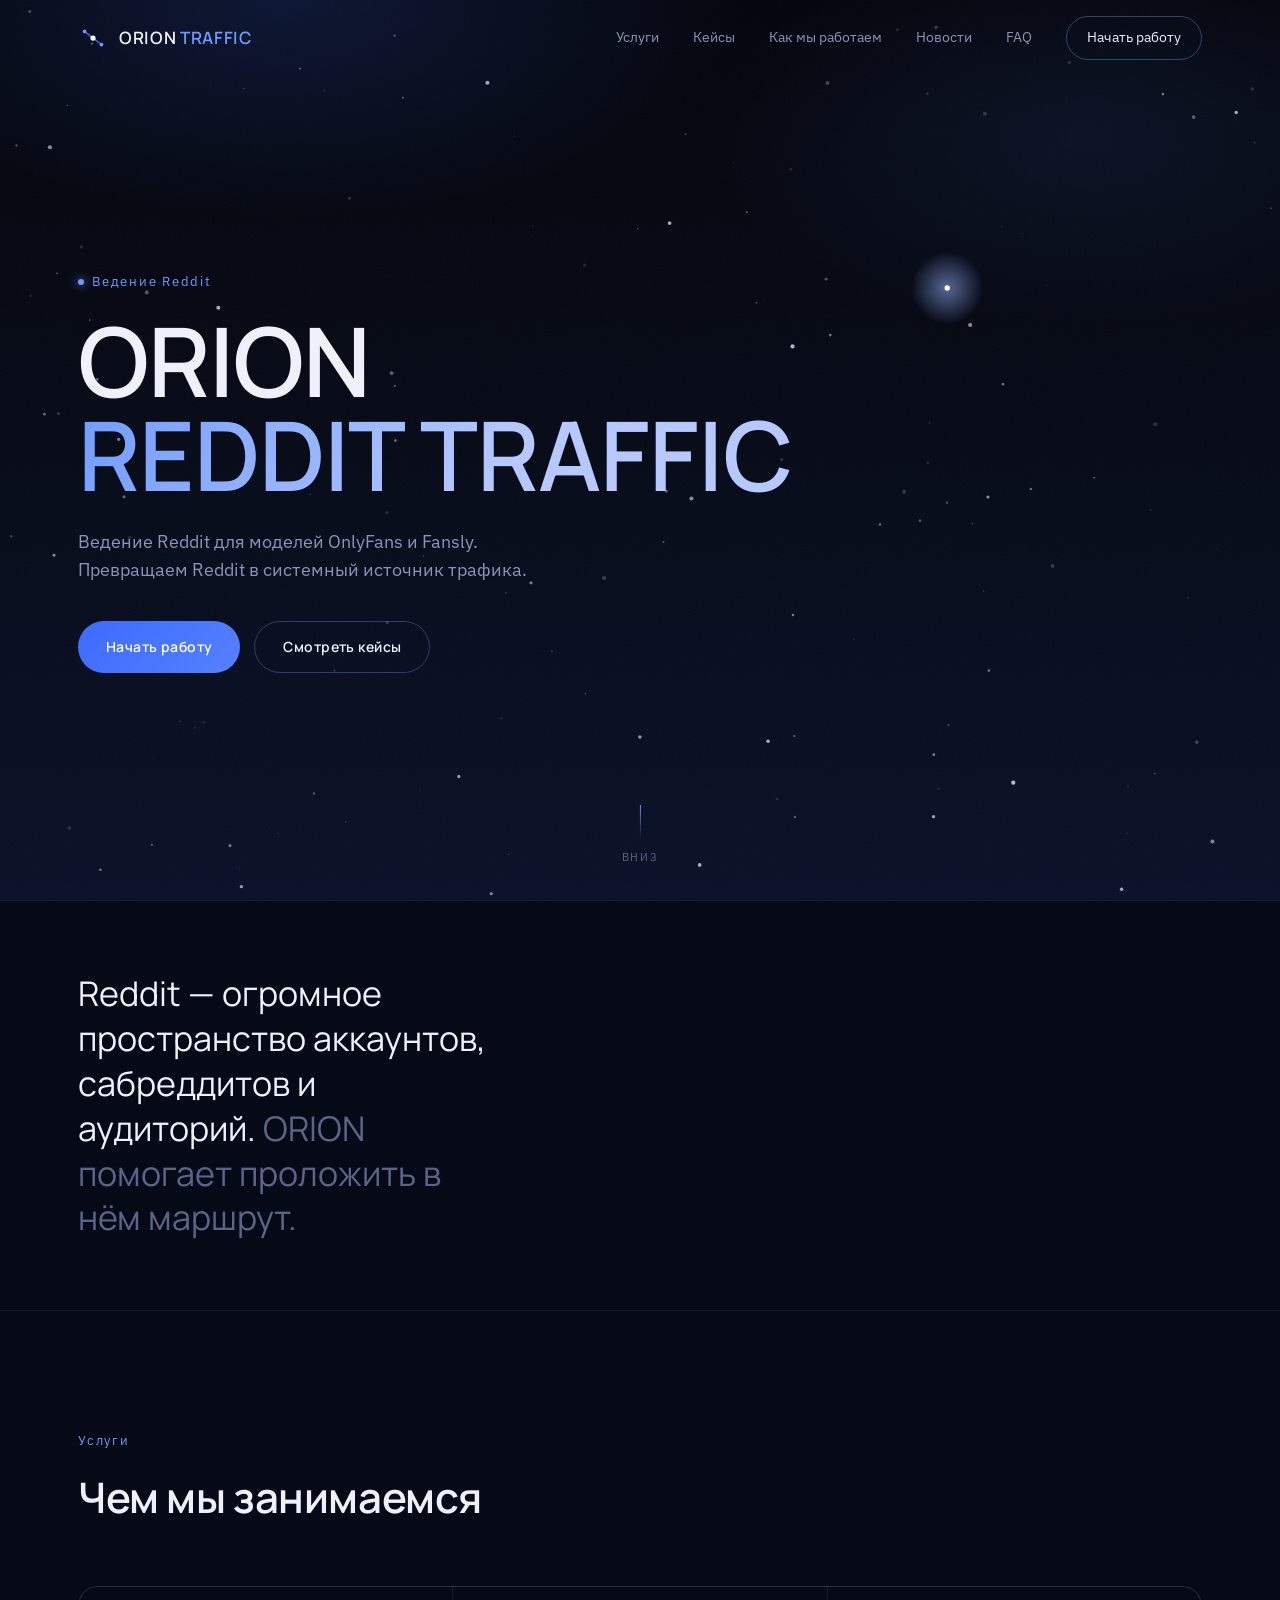
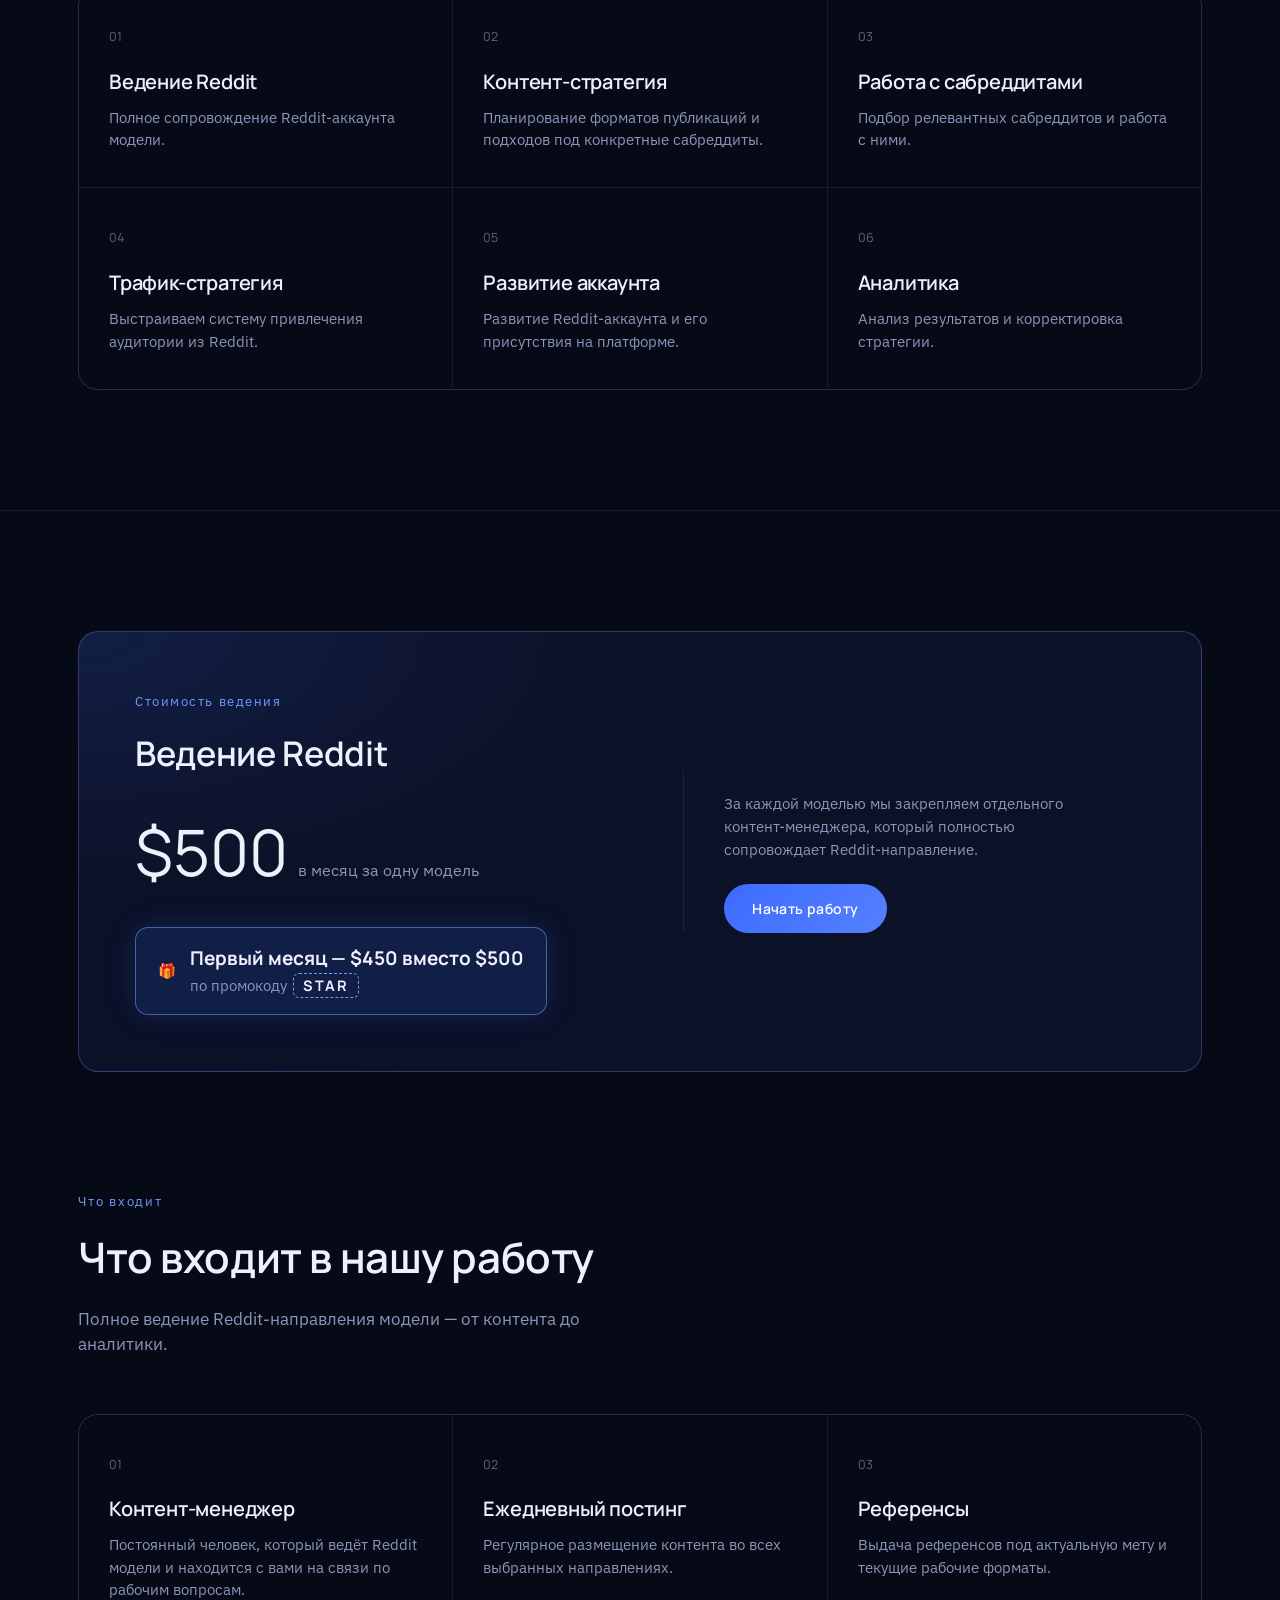
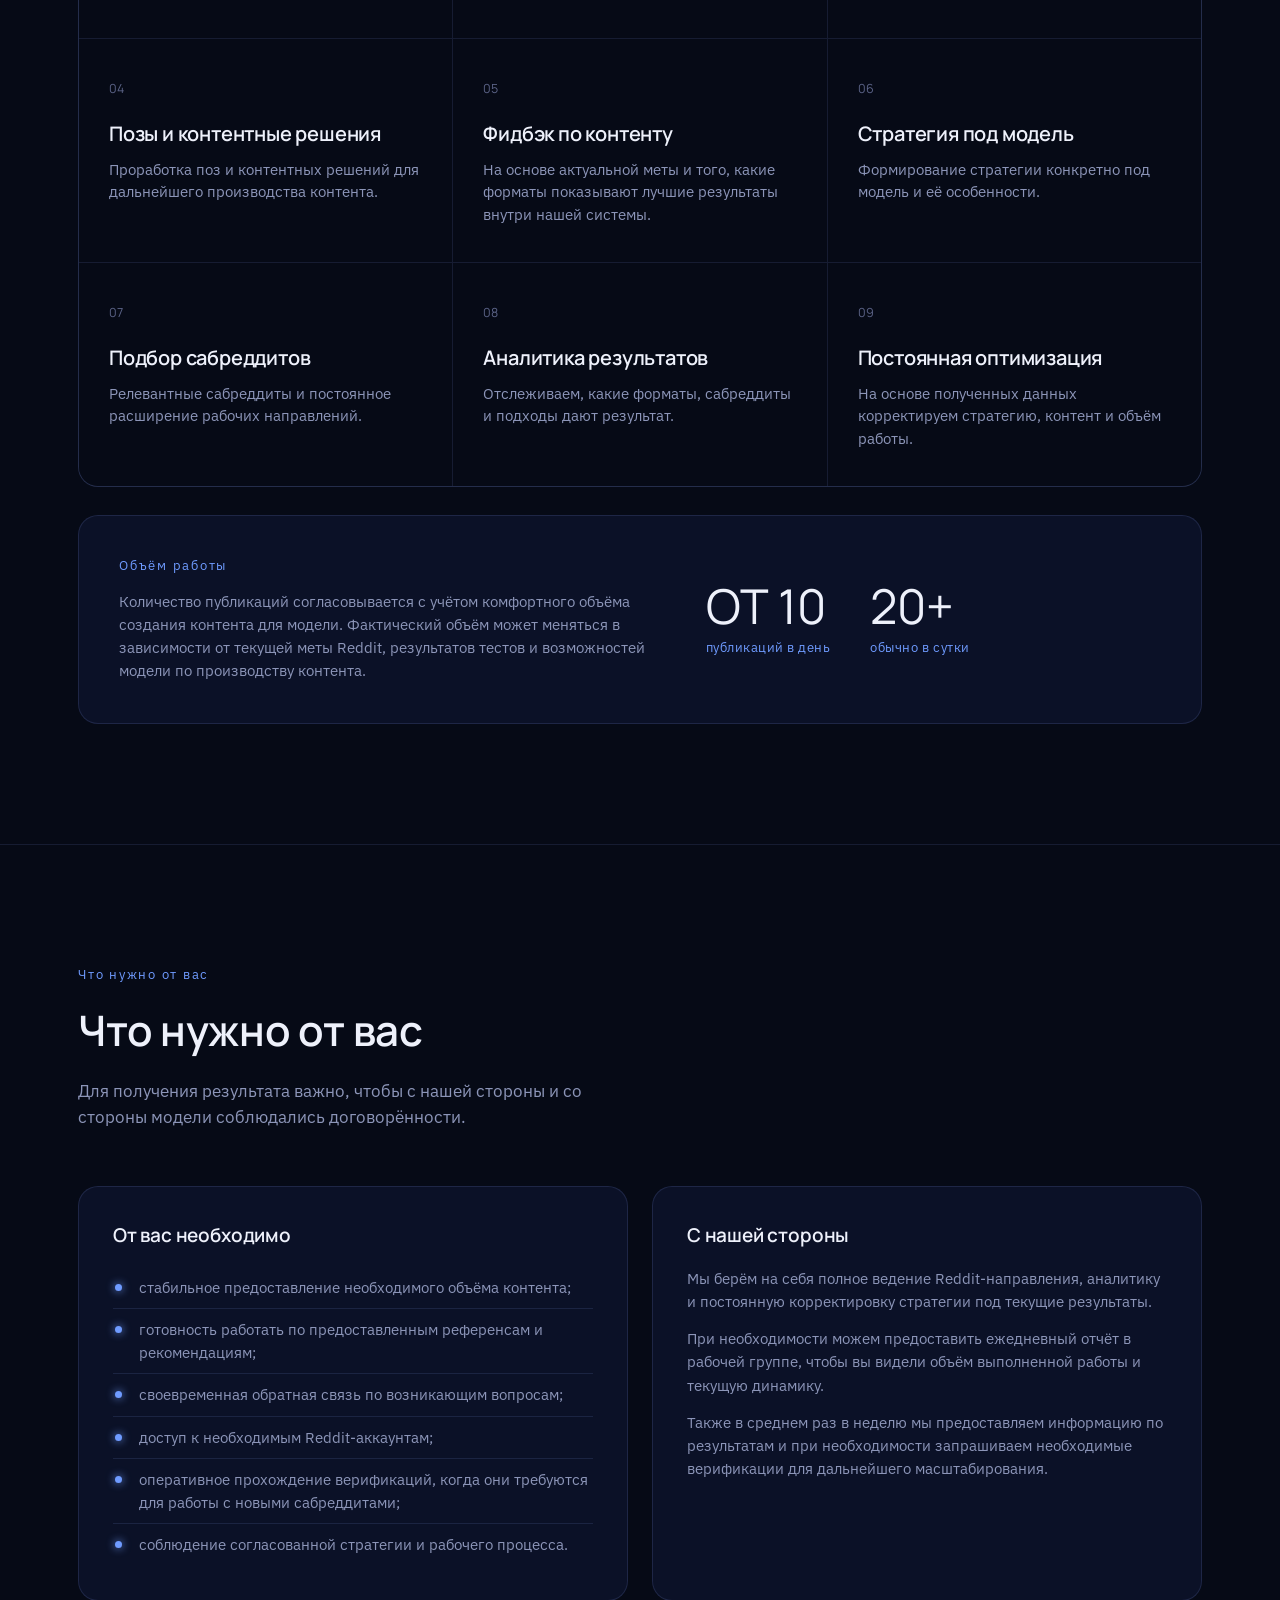
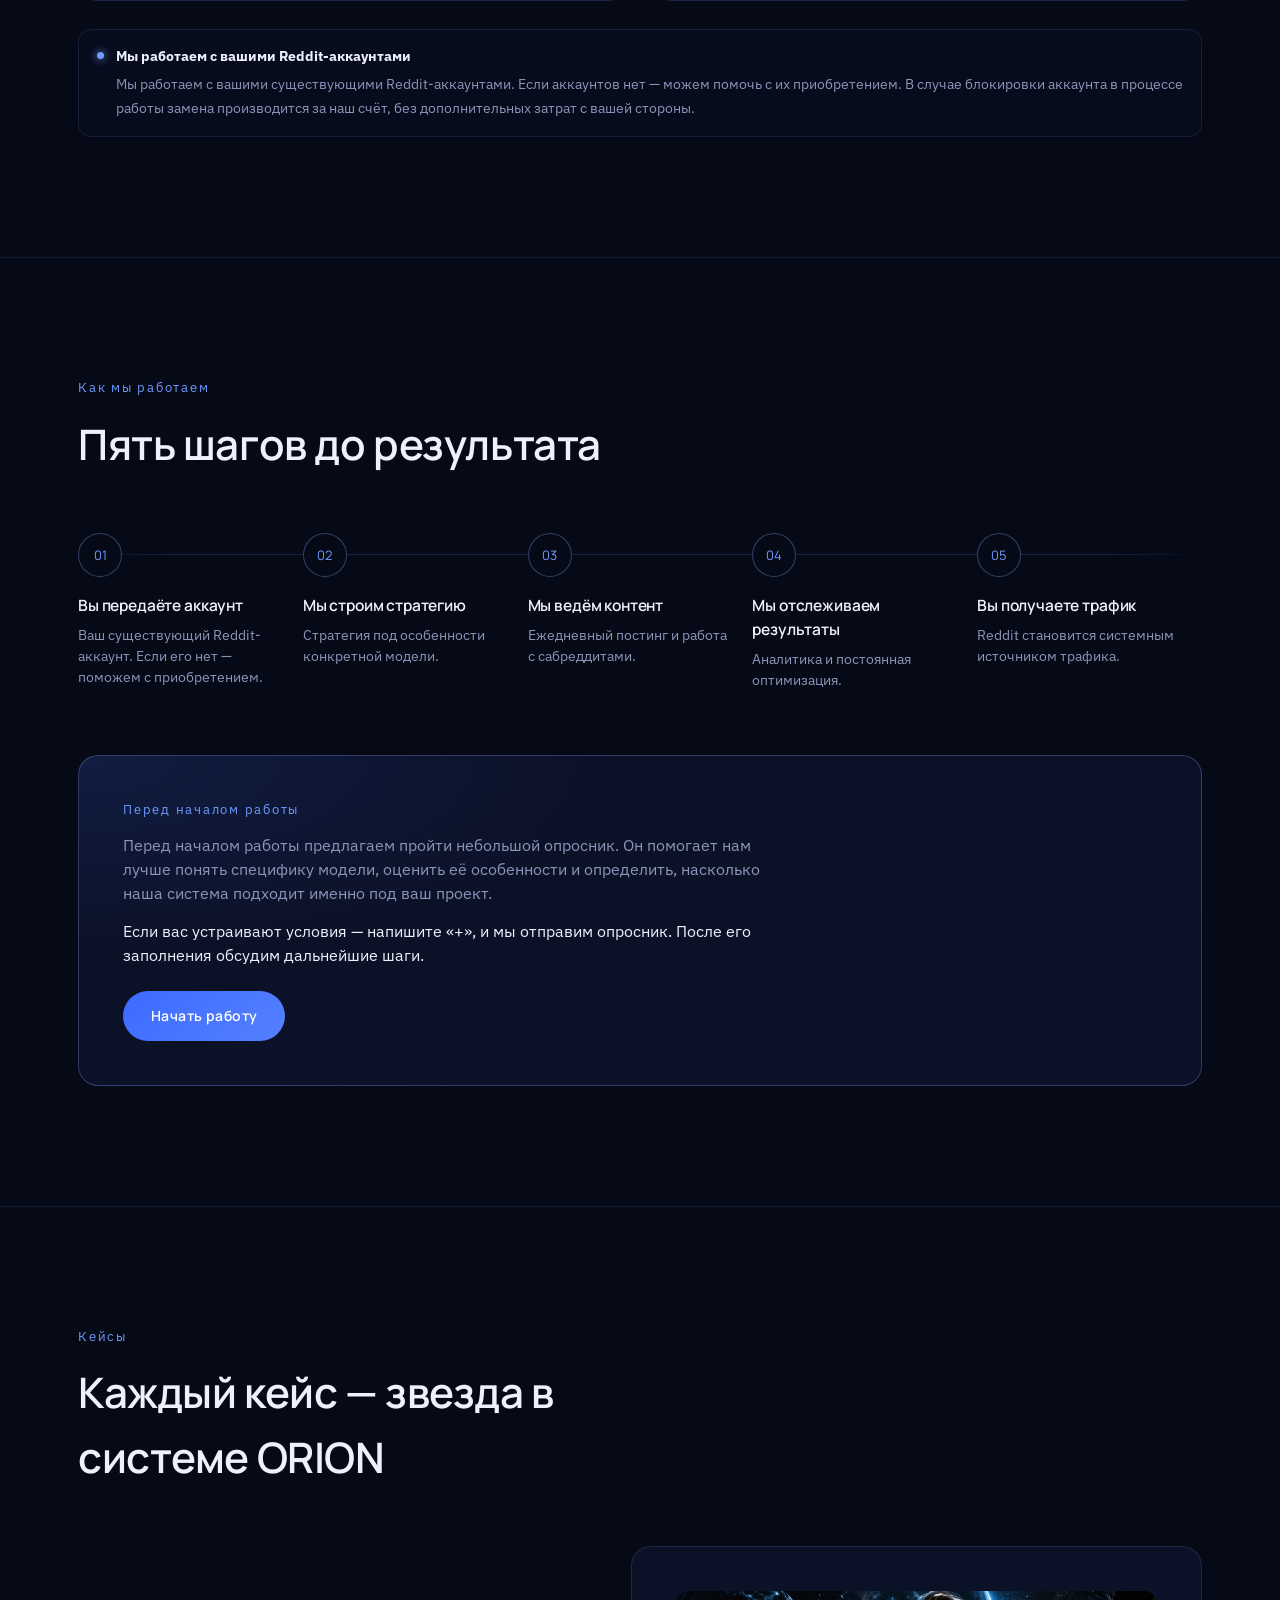
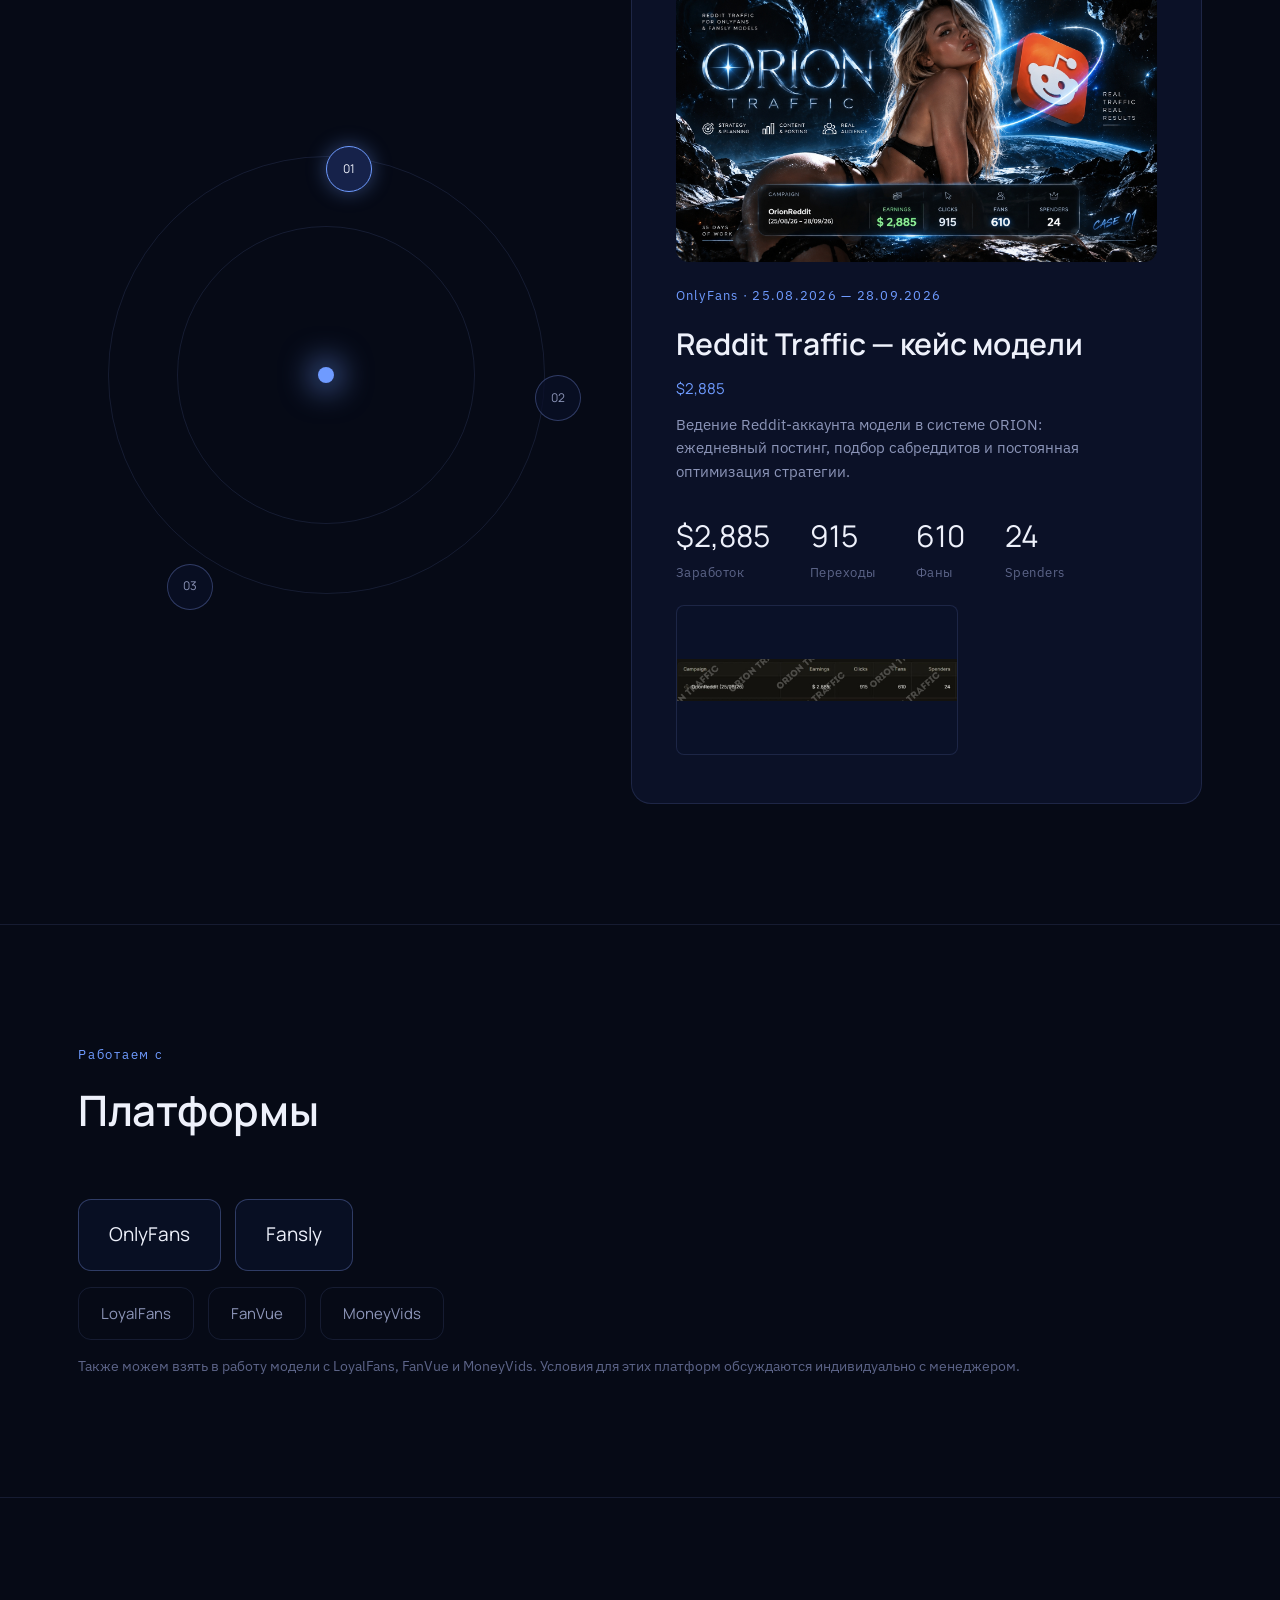
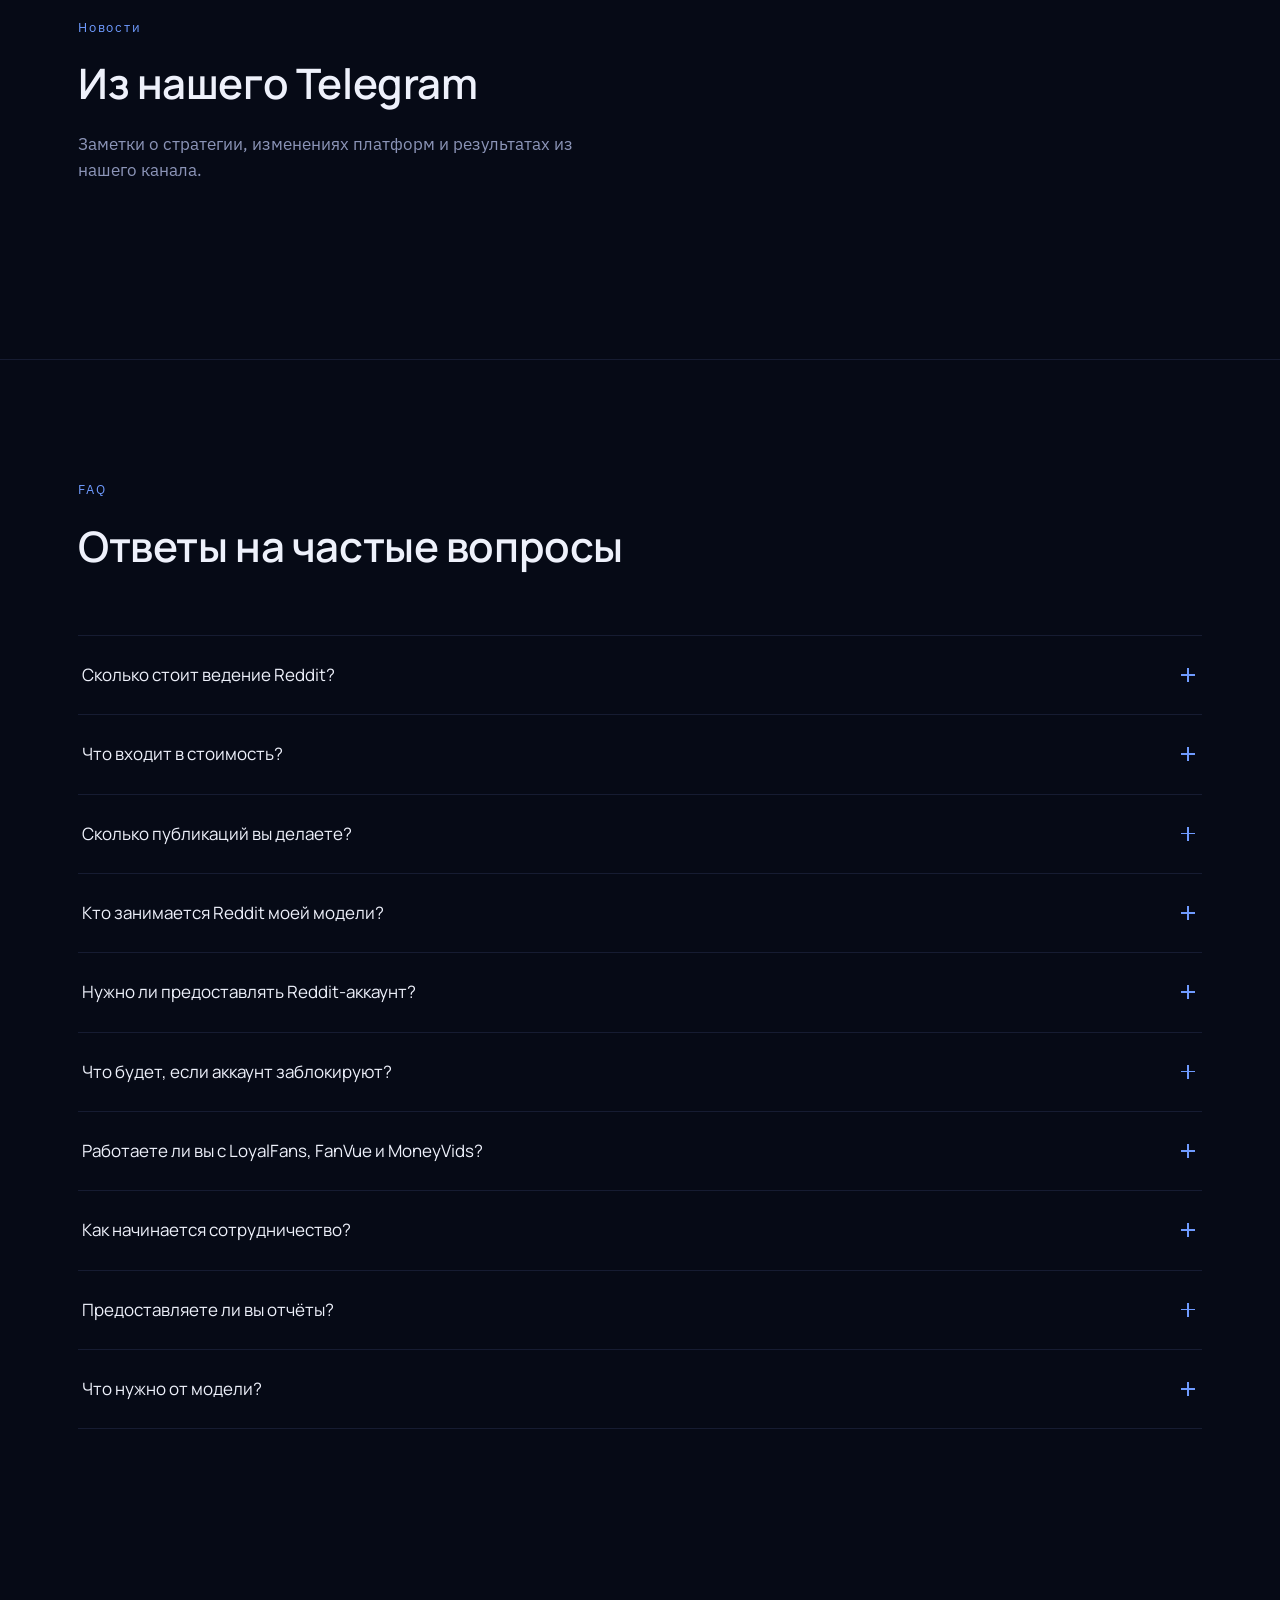
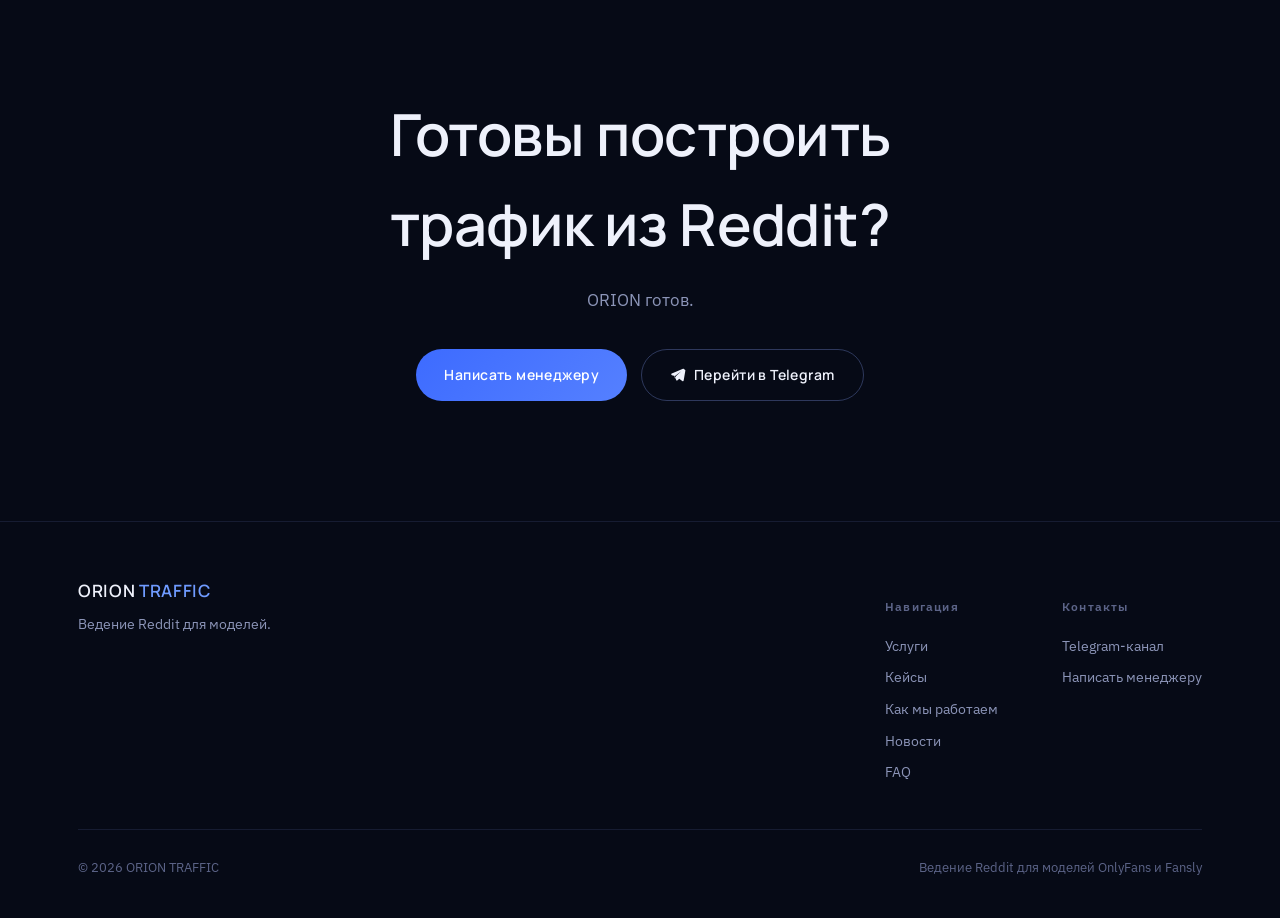
<file: index.html>
<!DOCTYPE html>
<html lang="ru">
<head>
<meta charset="UTF-8">
<meta name="viewport" content="width=device-width, initial-scale=1.0">
<title>ORION TRAFFIC — ведение Reddit для моделей OnlyFans и Fansly</title>
<meta name="description" content="ORION TRAFFIC — профессиональное ведение Reddit и трафик-стратегия для моделей OnlyFans, Fansly и других платформ. $500 в месяц за одну модель, первый месяц $450 по промокоду STAR.">

<meta property="og:type" content="website">
<meta property="og:locale" content="ru_RU">
<meta property="og:title" content="ORION TRAFFIC — ведение Reddit для моделей OnlyFans и Fansly">
<meta property="og:description" content="Превращаем Reddit в системный источник трафика для моделей OnlyFans и Fansly.">
<meta property="og:image" content="og-image.jpg">
<meta name="twitter:card" content="summary_large_image">
<meta name="twitter:title" content="ORION TRAFFIC — ведение Reddit">
<meta name="twitter:description" content="Ведение Reddit для моделей OnlyFans и Fansly.">
<meta name="twitter:image" content="og-image.jpg">

<link rel="icon" href="data:image/svg+xml,%3Csvg xmlns='http://www.w3.org/2000/svg' viewBox='0 0 32 32'%3E%3Crect width='32' height='32' fill='%2303050c'/%3E%3Cline x1='7' y1='9' x2='25' y2='23' stroke='%233d6bff' stroke-width='1.4'/%3E%3Ccircle cx='7' cy='9' r='2' fill='%236f9bff'/%3E%3Ccircle cx='16' cy='16' r='2.6' fill='%23ffffff'/%3E%3Ccircle cx='25' cy='23' r='2' fill='%236f9bff'/%3E%3C/svg%3E" type="image/svg+xml">
<link rel="stylesheet" href="style.css">
</head>
<body>

<div class="space-bg"></div>
<div class="space-grain"></div>

<header class="site-header">
  <div class="header-inner container">
    <a href="index.html" class="brand" aria-label="ORION TRAFFIC">
      <svg class="brand-mark" viewBox="0 0 32 32" fill="none" aria-hidden="true">
        <line x1="7" y1="9" x2="25" y2="23" stroke="#3d6bff" stroke-width="1.4"/>
        <line x1="7" y1="9" x2="16" y2="16" stroke="#3d6bff" stroke-width="1.4" opacity="0.5"/>
        <circle cx="7" cy="9" r="2" fill="#6f9bff"/>
        <circle cx="16" cy="16" r="2.8" fill="#ffffff"/>
        <circle cx="25" cy="23" r="2" fill="#6f9bff"/>
      </svg>
      <span class="brand-name">ORION <b>TRAFFIC</b></span>
    </a>
    <nav class="main-nav" id="main-nav">
      <a href="#services" class="nav-link">Услуги</a>
      <a href="#cases" class="nav-link">Кейсы</a>
      <a href="#process" class="nav-link">Как мы работаем</a>
      <a href="#news" class="nav-link">Новости</a>
      <a href="#faq" class="nav-link">FAQ</a>
      <a href="https://t.me/alihunger" target="_blank" rel="noopener" class="nav-link nav-cta" data-manager-link>Начать работу</a>
    </nav>
    <button class="nav-toggle" id="nav-toggle" aria-label="Меню">
      <span></span><span></span><span></span>
    </button>
  </div>
</header>

<main>

  <!-- HERO -->
  <section class="hero">
    <canvas id="starfield" aria-hidden="true"></canvas>
    <div class="hero-inner container">
      <span class="hero-eyebrow">Ведение Reddit</span>
      <h1>ORION<br><em>REDDIT TRAFFIC</em></h1>
      <p class="hero-sub">Ведение Reddit для моделей OnlyFans и Fansly. Превращаем Reddit в системный источник трафика.</p>
      <div class="btn-row">
        <a href="https://t.me/alihunger" target="_blank" rel="noopener" class="btn btn-primary" data-manager-link>Начать работу</a>
        <a href="#cases" class="btn btn-ghost">Смотреть кейсы</a>
      </div>
    </div>
    <div class="hero-scroll" aria-hidden="true"><span></span>ВНИЗ</div>
  </section>

  <section class="system-statement">
    <div class="container">
      <p class="reveal">Reddit — огромное пространство аккаунтов, сабреддитов и аудиторий. <span class="dim">ORION помогает проложить в нём маршрут.</span></p>
    </div>
  </section>

  <!-- УСЛУГИ -->
  <section class="section" id="services">
    <div class="container">
      <div class="section-head reveal">
        <span class="kicker">Услуги</span>
        <h2>Чем мы занимаемся</h2>
      </div>
      <div class="service-grid reveal-stagger reveal">
        <div class="service-tile"><span class="service-num">01</span><h3>Ведение Reddit</h3><p>Полное сопровождение Reddit-аккаунта модели.</p></div>
        <div class="service-tile"><span class="service-num">02</span><h3>Контент-стратегия</h3><p>Планирование форматов публикаций и подходов под конкретные сабреддиты.</p></div>
        <div class="service-tile"><span class="service-num">03</span><h3>Работа с сабреддитами</h3><p>Подбор релевантных сабреддитов и работа с ними.</p></div>
        <div class="service-tile"><span class="service-num">04</span><h3>Трафик-стратегия</h3><p>Выстраиваем систему привлечения аудитории из Reddit.</p></div>
        <div class="service-tile"><span class="service-num">05</span><h3>Развитие аккаунта</h3><p>Развитие Reddit-аккаунта и его присутствия на платформе.</p></div>
        <div class="service-tile"><span class="service-num">06</span><h3>Аналитика</h3><p>Анализ результатов и корректировка стратегии.</p></div>
      </div>
    </div>
  </section>

  <hr class="divider">

  <!-- СТОИМОСТЬ -->
  <section class="section" id="pricing">
    <div class="container">
      <div class="pricing-card reveal">
        <div class="pricing-main">
          <span class="pricing-label">Стоимость ведения</span>
          <h3>Ведение Reddit</h3>
          <div class="pricing-figure">
            <span class="amount">$500</span>
            <span class="period">в месяц за одну модель</span>
          </div>
          <div class="promo-badge">
            <span class="promo-gift" aria-hidden="true">🎁</span>
            <div>
              <strong>Первый месяц — $450 вместо $500</strong>
              <span>по промокоду <b class="promo-code">STAR</b></span>
            </div>
          </div>
        </div>
        <div class="pricing-side">
          <p class="pricing-note">За каждой моделью мы закрепляем отдельного контент-менеджера, который полностью сопровождает Reddit-направление.</p>
          <div class="btn-row">
            <a href="https://t.me/alihunger" target="_blank" rel="noopener" class="btn btn-primary" data-manager-link>Начать работу</a>
          </div>
        </div>
      </div>
    </div>
  </section>

  <!-- ЧТО ВХОДИТ -->
  <section class="section" id="included" style="padding-top:0">
    <div class="container">
      <div class="section-head reveal">
        <span class="kicker">Что входит</span>
        <h2>Что входит в нашу работу</h2>
        <p>Полное ведение Reddit-направления модели — от контента до аналитики.</p>
      </div>
      <div class="service-grid reveal-stagger reveal">
        <div class="service-tile"><span class="service-num">01</span><h3>Контент-менеджер</h3><p>Постоянный человек, который ведёт Reddit модели и находится с вами на связи по рабочим вопросам.</p></div>
        <div class="service-tile"><span class="service-num">02</span><h3>Ежедневный постинг</h3><p>Регулярное размещение контента во всех выбранных направлениях.</p></div>
        <div class="service-tile"><span class="service-num">03</span><h3>Референсы</h3><p>Выдача референсов под актуальную мету и текущие рабочие форматы.</p></div>
        <div class="service-tile"><span class="service-num">04</span><h3>Позы и контентные решения</h3><p>Проработка поз и контентных решений для дальнейшего производства контента.</p></div>
        <div class="service-tile"><span class="service-num">05</span><h3>Фидбэк по контенту</h3><p>На основе актуальной меты и того, какие форматы показывают лучшие результаты внутри нашей системы.</p></div>
        <div class="service-tile"><span class="service-num">06</span><h3>Стратегия под модель</h3><p>Формирование стратегии конкретно под модель и её особенности.</p></div>
        <div class="service-tile"><span class="service-num">07</span><h3>Подбор сабреддитов</h3><p>Релевантные сабреддиты и постоянное расширение рабочих направлений.</p></div>
        <div class="service-tile"><span class="service-num">08</span><h3>Аналитика результатов</h3><p>Отслеживаем, какие форматы, сабреддиты и подходы дают результат.</p></div>
        <div class="service-tile"><span class="service-num">09</span><h3>Постоянная оптимизация</h3><p>На основе полученных данных корректируем стратегию, контент и объём работы.</p></div>
      </div>

      <div class="scope reveal" id="scope">
        <div class="scope-text">
          <span class="kicker">Объём работы</span>
          <p>Количество публикаций согласовывается с учётом комфортного объёма создания контента для модели. Фактический объём может меняться в зависимости от текущей меты Reddit, результатов тестов и возможностей модели по производству контента.</p>
        </div>
        <div class="scope-stats">
          <div><div class="scope-num">ОТ 10</div><div class="scope-label">публикаций в день</div></div>
          <div><div class="scope-num">20+</div><div class="scope-label">обычно в сутки</div></div>
        </div>
      </div>
    </div>
  </section>

  <hr class="divider">

  <!-- ЧТО НУЖНО ОТ ВАС -->
  <section class="section" id="requirements">
    <div class="container">
      <div class="section-head reveal">
        <span class="kicker">Что нужно от вас</span>
        <h2>Что нужно от вас</h2>
        <p>Для получения результата важно, чтобы с нашей стороны и со стороны модели соблюдались договорённости.</p>
      </div>
      <div class="mutual-grid reveal">
        <div class="mutual-col">
          <h3>От вас необходимо</h3>
          <ul class="check-list">
            <li>стабильное предоставление необходимого объёма контента;</li>
            <li>готовность работать по предоставленным референсам и рекомендациям;</li>
            <li>своевременная обратная связь по возникающим вопросам;</li>
            <li>доступ к необходимым Reddit-аккаунтам;</li>
            <li>оперативное прохождение верификаций, когда они требуются для работы с новыми сабреддитами;</li>
            <li>соблюдение согласованной стратегии и рабочего процесса.</li>
          </ul>
        </div>
        <div class="mutual-col">
          <h3>С нашей стороны</h3>
          <p>Мы берём на себя полное ведение Reddit-направления, аналитику и постоянную корректировку стратегии под текущие результаты.</p>
          <p>При необходимости можем предоставить ежедневный отчёт в рабочей группе, чтобы вы видели объём выполненной работы и текущую динамику.</p>
          <p>Также в среднем раз в неделю мы предоставляем информацию по результатам и при необходимости запрашиваем необходимые верификации для дальнейшего масштабирования.</p>
        </div>
      </div>

      <div class="account-note reveal" id="accounts" style="margin-top:28px">
        <span class="dot"></span>
        <div>
          <strong>Мы работаем с вашими Reddit-аккаунтами</strong>
          <span>Мы работаем с вашими существующими Reddit-аккаунтами. Если аккаунтов нет — можем помочь с их приобретением. В случае блокировки аккаунта в процессе работы замена производится за наш счёт, без дополнительных затрат с вашей стороны.</span>
        </div>
      </div>
    </div>
  </section>

  <hr class="divider">

  <!-- КАК МЫ РАБОТАЕМ -->
  <section class="section" id="process">
    <div class="container">
      <div class="section-head reveal">
        <span class="kicker">Как мы работаем</span>
        <h2>Пять шагов до результата</h2>
      </div>
      <div class="process-wrap reveal-stagger reveal">
        <div class="process-track">
          <div class="process-step"><div class="process-node">01</div><h4>Вы передаёте аккаунт</h4><p>Ваш существующий Reddit-аккаунт. Если его нет — поможем с приобретением.</p></div>
          <div class="process-step"><div class="process-node">02</div><h4>Мы строим стратегию</h4><p>Стратегия под особенности конкретной модели.</p></div>
          <div class="process-step"><div class="process-node">03</div><h4>Мы ведём контент</h4><p>Ежедневный постинг и работа с сабреддитами.</p></div>
          <div class="process-step"><div class="process-node">04</div><h4>Мы отслеживаем результаты</h4><p>Аналитика и постоянная оптимизация.</p></div>
          <div class="process-step"><div class="process-node">05</div><h4>Вы получаете трафик</h4><p>Reddit становится системным источником трафика.</p></div>
        </div>
      </div>

      <div class="start-card reveal" id="start">
        <span class="kicker">Перед началом работы</span>
        <p>Перед началом работы предлагаем пройти небольшой опросник. Он помогает нам лучше понять специфику модели, оценить её особенности и определить, насколько наша система подходит именно под ваш проект.</p>
        <p class="start-strong">Если вас устраивают условия — напишите «+», и мы отправим опросник. После его заполнения обсудим дальнейшие шаги.</p>
        <div class="btn-row">
          <a href="https://t.me/alihunger" target="_blank" rel="noopener" class="btn btn-primary" data-manager-link>Начать работу</a>
        </div>
      </div>
    </div>
  </section>

  <hr class="divider">

  <!-- КЕЙСЫ -->
  <section class="section" id="cases">
    <div class="container">
      <div class="section-head reveal">
        <span class="kicker">Кейсы</span>
        <h2>Каждый кейс — звезда в системе ORION</h2>
      </div>
      <div class="case-system reveal">
        <div class="case-orbit" aria-hidden="true">
          <div class="case-orbit-ring"></div>
          <div class="case-orbit-ring ring-2"></div>
          <div class="case-star-center"></div>
          <div id="case-orbit-nodes"></div>
        </div>
        <div class="case-detail-col">
          <div class="case-tabs" id="case-tabs"></div>
          <div class="case-detail" id="case-detail"></div>
        </div>
      </div>
    </div>
  </section>

  <hr class="divider">

  <!-- ПЛАТФОРМЫ -->
  <section class="section">
    <div class="container">
      <div class="section-head reveal">
        <span class="kicker">Работаем с</span>
        <h2>Платформы</h2>
      </div>
      <div class="reveal">
        <div class="platform-row">
          <span class="platform-chip">OnlyFans</span>
          <span class="platform-chip">Fansly</span>
        </div>
        <div class="platform-row">
          <span class="platform-chip secondary">LoyalFans</span>
          <span class="platform-chip secondary">FanVue</span>
          <span class="platform-chip secondary">MoneyVids</span>
        </div>
        <p class="platform-note">Также можем взять в работу модели с LoyalFans, FanVue и MoneyVids. Условия для этих платформ обсуждаются индивидуально с менеджером.</p>
      </div>
    </div>
  </section>

  <hr class="divider">

  <!-- НОВОСТИ -->
  <section class="section" id="news">
    <div class="container">
      <div class="section-head reveal">
        <span class="kicker">Новости</span>
        <h2>Из нашего Telegram</h2>
        <p>Заметки о стратегии, изменениях платформ и результатах из нашего канала.</p>
      </div>
      <div class="news-grid" id="news-grid"></div>
    </div>
  </section>

  <hr class="divider">

  <!-- FAQ -->
  <section class="section" id="faq">
    <div class="container">
      <div class="section-head reveal">
        <span class="kicker">FAQ</span>
        <h2>Ответы на частые вопросы</h2>
      </div>
      <div class="faq-list reveal">
        <div class="faq-item"><button class="faq-q"><span>Сколько стоит ведение Reddit?</span><span class="plus"></span></button>
          <div class="faq-a"><div class="faq-a-inner">Стандартная стоимость ведения — $500 в месяц за одну модель. Первый месяц стоит $450 вместо $500 по промокоду STAR.</div></div></div>
        <div class="faq-item"><button class="faq-q"><span>Что входит в стоимость?</span><span class="plus"></span></button>
          <div class="faq-a"><div class="faq-a-inner">Контент-менеджер, ежедневный постинг, референсы, проработка поз и контентных решений, фидбэк, стратегия, подбор сабреддитов, аналитика и постоянная оптимизация.</div></div></div>
        <div class="faq-item"><button class="faq-q"><span>Сколько публикаций вы делаете?</span><span class="plus"></span></button>
          <div class="faq-a"><div class="faq-a-inner">От 10 публикаций в день. Обычно до 20+ публикаций в сутки. Фактический объём зависит от текущей меты Reddit, результатов тестов и возможностей модели по созданию контента.</div></div></div>
        <div class="faq-item"><button class="faq-q"><span>Кто занимается Reddit моей модели?</span><span class="plus"></span></button>
          <div class="faq-a"><div class="faq-a-inner">За каждой моделью закрепляется отдельный контент-менеджер.</div></div></div>
        <div class="faq-item"><button class="faq-q"><span>Нужно ли предоставлять Reddit-аккаунт?</span><span class="plus"></span></button>
          <div class="faq-a"><div class="faq-a-inner">Да. Мы работаем с существующими аккаунтами клиента. Если аккаунта нет, можем помочь с приобретением.</div></div></div>
        <div class="faq-item"><button class="faq-q"><span>Что будет, если аккаунт заблокируют?</span><span class="plus"></span></button>
          <div class="faq-a"><div class="faq-a-inner">В случае блокировки аккаунта в процессе работы замена производится за наш счёт.</div></div></div>
        <div class="faq-item"><button class="faq-q"><span>Работаете ли вы с LoyalFans, FanVue и MoneyVids?</span><span class="plus"></span></button>
          <div class="faq-a"><div class="faq-a-inner">Да. Работа возможна на индивидуальных условиях, которые обсуждаются с менеджером.</div></div></div>
        <div class="faq-item"><button class="faq-q"><span>Как начинается сотрудничество?</span><span class="plus"></span></button>
          <div class="faq-a"><div class="faq-a-inner">Сначала клиент проходит небольшой опросник. После заполнения мы обсуждаем дальнейшие шаги.</div></div></div>
        <div class="faq-item"><button class="faq-q"><span>Предоставляете ли вы отчёты?</span><span class="plus"></span></button>
          <div class="faq-a"><div class="faq-a-inner">При необходимости можем предоставить ежедневный отчёт в рабочей группе. Также в среднем раз в неделю предоставляем информацию по результатам и при необходимости запрашиваем необходимые верификации для дальнейшего масштабирования.</div></div></div>
        <div class="faq-item"><button class="faq-q"><span>Что нужно от модели?</span><span class="plus"></span></button>
          <div class="faq-a"><div class="faq-a-inner">Стабильное предоставление необходимого объёма контента, готовность работать по референсам и рекомендациям, своевременная обратная связь, доступ к необходимым аккаунтам и соблюдение согласованной стратегии.</div></div></div>
      </div>
    </div>
  </section>

  <!-- ФИНАЛЬНЫЙ CTA -->
  <section class="final-cta reveal">
    <div class="container">
      <h2>Готовы построить трафик из Reddit?</h2>
      <p>ORION готов.</p>
      <div class="btn-row">
        <a href="https://t.me/alihunger" target="_blank" rel="noopener" class="btn btn-primary" data-manager-link>Написать менеджеру</a>
        <a href="https://t.me/orion_traffic" target="_blank" rel="noopener" class="btn btn-ghost btn-tg" data-telegram-link>
          <svg viewBox="0 0 24 24" fill="currentColor" aria-hidden="true"><path d="M21.05 2.94a1.5 1.5 0 0 0-1.53-.26L2.7 9.57a1.4 1.4 0 0 0 .07 2.62l4.55 1.47 1.76 5.6a1.4 1.4 0 0 0 2.31.55l2.5-2.28 4.47 3.3a1.4 1.4 0 0 0 2.22-.86l2.5-14.6a1.5 1.5 0 0 0-.98-1.43zM8.9 13.9l-1.2 3.8-1.1-3.5 10.2-7.9L8.9 13.9z"/></svg>
          Перейти в Telegram
        </a>
      </div>
    </div>
  </section>

</main>

<footer class="site-footer">
  <div class="container">
    <div class="footer-top">
      <div class="footer-brand">
        <span class="brand-name">ORION <b>TRAFFIC</b></span>
        <p>Ведение Reddit для моделей.</p>
      </div>
      <div class="footer-cols">
        <div class="footer-col">
          <h5>Навигация</h5>
          <a href="#services">Услуги</a>
          <a href="#cases">Кейсы</a>
          <a href="#process">Как мы работаем</a>
          <a href="#news">Новости</a>
          <a href="#faq">FAQ</a>
        </div>
        <div class="footer-col">
          <h5>Контакты</h5>
          <a href="https://t.me/orion_traffic" target="_blank" rel="noopener" data-telegram-link>Telegram-канал</a>
          <a href="https://t.me/alihunger" target="_blank" rel="noopener" data-manager-link>Написать менеджеру</a>
        </div>
      </div>
    </div>
    <div class="footer-bottom">
      <span>© 2026 ORION TRAFFIC</span>
      <span>Ведение Reddit для моделей OnlyFans и Fansly</span>
    </div>
  </div>
</footer>

<script src="data/config.js"></script>
<script src="data/cases.js"></script>
<script src="data/posts.js"></script>
<script src="case-system.js"></script>
<script src="starfield.js"></script>
<script src="script.js"></script>
</body>
</html>
</file>
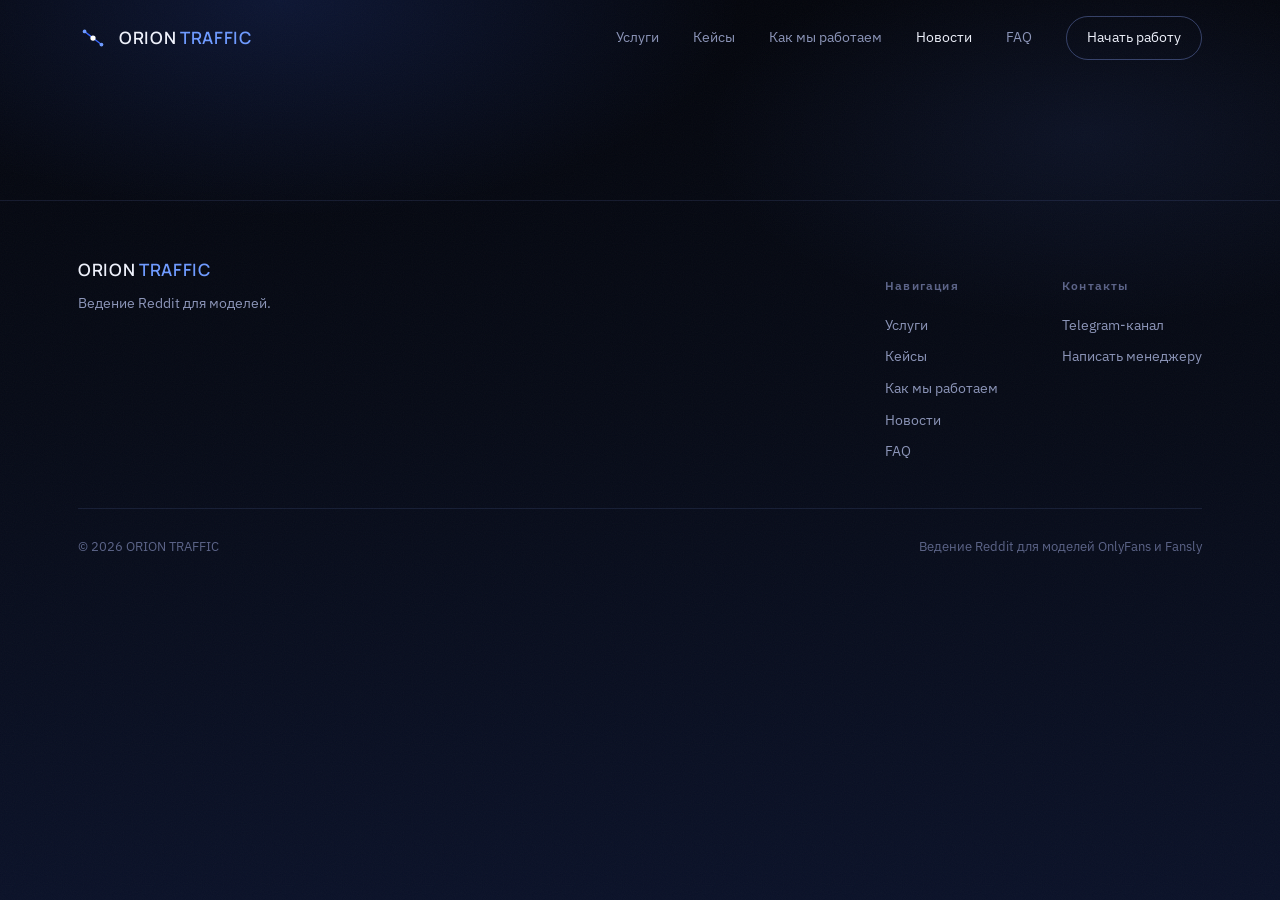
<file: post.html>
<!DOCTYPE html>
<html lang="ru">
<head>
<meta charset="UTF-8">
<meta name="viewport" content="width=device-width, initial-scale=1.0">
<title>Новости — ORION TRAFFIC</title>
<meta name="description" content="Заметки о стратегии Reddit и результатах от ORION TRAFFIC.">
<meta property="og:type" content="article">
<meta property="og:title" content="Новости — ORION TRAFFIC">
<meta property="og:description" content="Заметки о стратегии Reddit и результатах от ORION TRAFFIC.">
<meta property="og:image" content="og-image.jpg">
<meta name="twitter:card" content="summary_large_image">
<meta name="twitter:image" content="og-image.jpg">
<link rel="icon" href="data:image/svg+xml,%3Csvg xmlns='http://www.w3.org/2000/svg' viewBox='0 0 32 32'%3E%3Crect width='32' height='32' fill='%2303050c'/%3E%3Cline x1='7' y1='9' x2='25' y2='23' stroke='%233d6bff' stroke-width='1.4'/%3E%3Ccircle cx='7' cy='9' r='2' fill='%236f9bff'/%3E%3Ccircle cx='16' cy='16' r='2.6' fill='%23ffffff'/%3E%3Ccircle cx='25' cy='23' r='2' fill='%236f9bff'/%3E%3C/svg%3E" type="image/svg+xml">
<link rel="stylesheet" href="style.css">
</head>
<body>

<div class="space-bg"></div>
<div class="space-grain"></div>

<header class="site-header">
  <div class="header-inner container">
    <a href="index.html" class="brand">
      <svg class="brand-mark" viewBox="0 0 32 32" fill="none">
        <line x1="7" y1="9" x2="25" y2="23" stroke="#3d6bff" stroke-width="1.4"/>
        <line x1="7" y1="9" x2="16" y2="16" stroke="#3d6bff" stroke-width="1.4" opacity="0.5"/>
        <circle cx="7" cy="9" r="2" fill="#6f9bff"/>
        <circle cx="16" cy="16" r="2.8" fill="#ffffff"/>
        <circle cx="25" cy="23" r="2" fill="#6f9bff"/>
      </svg>
      <span class="brand-name">ORION <b>TRAFFIC</b></span>
    </a>
    <nav class="main-nav" id="main-nav">
      <a href="index.html#services" class="nav-link">Услуги</a>
      <a href="index.html#cases" class="nav-link">Кейсы</a>
      <a href="index.html#process" class="nav-link">Как мы работаем</a>
      <a href="index.html#news" class="nav-link active">Новости</a>
      <a href="index.html#faq" class="nav-link">FAQ</a>
      <a href="https://t.me/alihunger" target="_blank" rel="noopener" class="nav-link nav-cta" data-manager-link>Начать работу</a>
    </nav>
    <button class="nav-toggle" id="nav-toggle" aria-label="Меню">
      <span></span><span></span><span></span>
    </button>
  </div>
</header>

<main>
  <section class="article-hero container" id="article-mount">
    <!-- Rendered by script.js from data/posts.js based on ?id= -->
  </section>
</main>

<footer class="site-footer">
  <div class="container">
    <div class="footer-top">
      <div class="footer-brand">
        <span class="brand-name">ORION <b>TRAFFIC</b></span>
        <p>Ведение Reddit для моделей.</p>
      </div>
      <div class="footer-cols">
        <div class="footer-col">
          <h5>Навигация</h5>
          <a href="index.html#services">Услуги</a>
          <a href="index.html#cases">Кейсы</a>
          <a href="index.html#process">Как мы работаем</a>
          <a href="index.html#news">Новости</a>
          <a href="index.html#faq">FAQ</a>
        </div>
        <div class="footer-col">
          <h5>Контакты</h5>
          <a href="https://t.me/orion_traffic" target="_blank" rel="noopener" data-telegram-link>Telegram-канал</a>
          <a href="https://t.me/alihunger" target="_blank" rel="noopener" data-manager-link>Написать менеджеру</a>
        </div>
      </div>
    </div>
    <div class="footer-bottom">
      <span>© 2026 ORION TRAFFIC</span>
      <span>Ведение Reddit для моделей OnlyFans и Fansly</span>
    </div>
  </div>
</footer>

<script src="data/config.js"></script>
<script src="data/posts.js"></script>
<script src="script.js"></script>
</body>
</html>
</file>
<file: style.css>
/* ==========================================================================
   ORION TRAFFIC — stylesheet
   Dark space / electric blue. New architecture, independent of any
   previous project this may have been technically informed by.
   ========================================================================== */

@import url('https://fonts.googleapis.com/css2?family=Manrope:wght@500;600;700;800&family=IBM+Plex+Sans:wght@400;500;600&display=swap');

:root{
  --void:#03050c;
  --bg-1:#060a16;
  --bg-2:#0a1128;
  --panel:rgba(20,30,64,0.42);
  --panel-line:rgba(140,166,255,0.14);
  --line:rgba(140,166,255,0.12);
  --blue:#3d6bff;
  --blue-bright:#6f9bff;
  --blue-dim:#16224a;
  --ink:#eef1fb;
  --muted:#8c95b8;
  --muted-dim:#5c6488;
  --star:#ffffff;
  --radius-lg:20px;
  --radius-md:13px;
  --radius-sm:8px;
  --font-display:'Manrope', 'IBM Plex Sans', sans-serif;
  --font-body:'IBM Plex Sans', sans-serif;
  --container:1180px;
  --ease:cubic-bezier(.22,.68,0,1);
}

*,*::before,*::after{box-sizing:border-box;}
html{scroll-behavior:smooth;}
@media (prefers-reduced-motion: reduce){
  html{scroll-behavior:auto;}
  *,*::before,*::after{animation-duration:0.001ms !important; animation-iteration-count:1 !important; transition-duration:0.001ms !important; scroll-behavior:auto !important;}
}

body{
  margin:0;
  background:var(--bg-1);
  color:var(--ink);
  font-family:var(--font-body);
  font-size:16px;
  line-height:1.55;
  -webkit-font-smoothing:antialiased;
  overflow-x:hidden;
}

img{max-width:100%;display:block;}
a{color:inherit;text-decoration:none;}
button{font:inherit;color:inherit;background:none;border:none;cursor:pointer;}
ul{margin:0;padding:0;list-style:none;}
h1,h2,h3,h4{font-family:var(--font-display);font-weight:600;margin:0;letter-spacing:-0.01em;}
p{margin:0;}

.container{max-width:var(--container);margin:0 auto;padding:0 28px;}

/* ---------- Deep space backdrop ---------- */
.space-bg{
  position:fixed;inset:0;z-index:-2;
  background:
    radial-gradient(ellipse 60% 40% at 22% 0%, rgba(61,107,255,0.16), transparent 60%),
    radial-gradient(ellipse 50% 35% at 85% 15%, rgba(90,130,255,0.09), transparent 60%),
    linear-gradient(180deg, var(--void) 0%, var(--bg-1) 45%, var(--bg-2) 100%);
}
.space-grain{
  position:fixed;inset:0;z-index:-1;pointer-events:none;
  opacity:0.035;
  background-image:url("data:image/svg+xml,%3Csvg xmlns='http://www.w3.org/2000/svg' width='140' height='140'%3E%3Cfilter id='n'%3E%3CfeTurbulence type='fractalNoise' baseFrequency='0.9' numOctaves='2' stitchTiles='stitch'/%3E%3C/filter%3E%3Crect width='100%25' height='100%25' filter='url(%23n)'/%3E%3C/svg%3E");
}

/* ---------- Reveal on scroll ---------- */
.reveal{opacity:0;transform:translateY(22px);transition:opacity .8s var(--ease), transform .8s var(--ease);}
.reveal.is-visible{opacity:1;transform:translateY(0);}
.reveal-stagger.is-visible > *{transition-delay:calc(var(--i,0) * 80ms);}

/* ---------- Header ---------- */
.site-header{
  position:fixed;top:0;left:0;right:0;z-index:100;
  border-bottom:1px solid transparent;
  transition:border-color .4s ease, background .4s ease;
}
.site-header.is-scrolled{
  background:rgba(5,8,18,0.78);
  backdrop-filter:blur(14px);
  border-bottom-color:var(--line);
}
.header-inner{
  display:flex;align-items:center;justify-content:space-between;
  height:76px;
}
.brand{display:flex;align-items:center;gap:11px;}
.brand-mark{width:30px;height:30px;flex:none;}
.brand-name{
  font-family:var(--font-display);font-weight:600;font-size:17px;
  letter-spacing:0.04em;color:var(--ink);
}
.brand-name b{color:var(--blue-bright);font-weight:600;}

.main-nav{display:flex;align-items:center;gap:34px;}
.nav-link{
  font-size:14px;color:var(--muted);transition:color .25s ease;position:relative;
}
.nav-link:hover,.nav-link.active{color:var(--ink);}
.nav-cta{
  color:var(--ink);
  padding:10px 20px;border-radius:100px;
  border:1px solid rgba(140,166,255,0.35);
  transition:border-color .25s ease, background .25s ease;
}
.nav-cta:hover{background:rgba(61,107,255,0.12);border-color:var(--blue-bright);}

.nav-toggle{
  display:none;flex-direction:column;gap:5px;padding:8px;
}
.nav-toggle span{width:22px;height:2px;background:var(--ink);border-radius:2px;transition:transform .25s ease, opacity .25s ease;}

/* ---------- Buttons ---------- */
.btn-row{display:flex;gap:14px;flex-wrap:wrap;}
.btn{
  display:inline-flex;align-items:center;justify-content:center;gap:8px;
  padding:14px 28px;border-radius:100px;
  font-family:var(--font-display);font-size:14px;font-weight:600;letter-spacing:0.03em;
  transition:transform .3s var(--ease), box-shadow .3s var(--ease), background .3s ease, border-color .3s ease;
}
.btn-primary{
  background:linear-gradient(135deg, var(--blue) 0%, #5580ff 100%);
  color:#fff;
  box-shadow:0 0 0 rgba(61,107,255,0);
}
.btn-primary:hover{box-shadow:0 8px 30px rgba(61,107,255,0.35);transform:translateY(-2px);}
.btn-ghost{
  border:1px solid rgba(140,166,255,0.3);
  color:var(--ink);
}
.btn-ghost:hover{border-color:var(--blue-bright);background:rgba(61,107,255,0.08);}
.btn-tg{
  border:1px solid rgba(140,166,255,0.3);
  color:var(--ink);
}
.btn-tg svg{width:16px;height:16px;}
.btn-tg:hover{border-color:var(--blue-bright);background:rgba(61,107,255,0.08);}

/* ---------- Hero ---------- */
.hero{
  position:relative;
  min-height:100svh;
  display:flex;align-items:center;
  padding:120px 0 80px;
  overflow:hidden;
}
#starfield{
  position:absolute;inset:0;width:100%;height:100%;
  display:block;
}
.hero-inner{position:relative;z-index:2;width:100%;}
.hero-eyebrow{
  display:inline-flex;align-items:center;gap:8px;
  font-size:12.5px;color:var(--blue-bright);
  letter-spacing:0.14em;
  margin-bottom:22px;
}
.hero-eyebrow::before{content:'';width:6px;height:6px;border-radius:50%;background:var(--blue-bright);box-shadow:0 0 10px var(--blue-bright);}
.hero h1{
  font-size:clamp(44px, 8vw, 96px);
  line-height:0.98;
  color:var(--ink);
  max-width:16ch;
}
.hero h1 em{
  font-style:normal;
  background:linear-gradient(120deg, var(--blue-bright), #b7c8ff 60%);
  -webkit-background-clip:text;background-clip:text;color:transparent;
}
.hero-sub{
  margin-top:26px;
  font-size:18px;color:var(--muted);
  max-width:46ch;
}
.hero .btn-row{margin-top:38px;}
.hero-scroll{
  position:absolute;bottom:34px;left:50%;transform:translateX(-50%);
  display:flex;flex-direction:column;align-items:center;gap:10px;
  color:var(--muted-dim);font-size:11px;letter-spacing:0.14em;
  z-index:2;
}
.hero-scroll span{
  width:1px;height:34px;
  background:linear-gradient(180deg, var(--blue-bright), transparent);
  animation:scrollpulse 2.2s ease-in-out infinite;
}
@keyframes scrollpulse{0%,100%{opacity:.3;}50%{opacity:1;}}

/* ---------- Sections generic ---------- */
.section{padding:120px 0;}
.section-tight{padding:60px 0;}
.divider{border:none;border-top:1px solid var(--line);margin:0;}
.section-head{max-width:640px;margin-bottom:56px;}
.kicker{
  display:block;font-size:12.5px;color:var(--blue-bright);
  letter-spacing:0.14em;margin-bottom:14px;
}
.section-head h2{font-size:clamp(28px,3.6vw,42px);color:var(--ink);}
.section-head p{margin-top:16px;color:var(--muted);font-size:16.5px;max-width:52ch;}

/* ---------- System statement ---------- */
.system-statement{
  padding:70px 0;
  border-top:1px solid var(--line);
  border-bottom:1px solid var(--line);
}
.system-statement p{
  font-family:var(--font-display);
  font-size:clamp(22px,3vw,34px);
  line-height:1.32;color:var(--ink);
  max-width:20ch;
}
.system-statement p .dim{color:var(--muted-dim);}

/* ---------- Services ---------- */
.service-grid{
  display:grid;grid-template-columns:repeat(3,1fr);gap:1px;
  background:var(--line);
  border:1px solid var(--line);
  border-radius:var(--radius-lg);
  overflow:hidden;
}
.service-tile{
  background:var(--bg-1);
  padding:36px 30px;
  transition:background .3s ease;
}
.service-tile:hover{background:rgba(20,30,64,0.5);}
.service-num{font-family:var(--font-display);font-size:12.5px;color:var(--muted-dim);}
.service-tile h3{margin-top:18px;font-size:20px;color:var(--ink);}
.service-tile p{margin-top:10px;color:var(--muted);font-size:14.5px;}

/* ---------- Pricing ---------- */
.pricing-card{
  position:relative;
  border:1px solid rgba(140,166,255,0.28);
  border-radius:var(--radius-lg);
  padding:56px;
  background:radial-gradient(ellipse 80% 100% at 0% 0%, rgba(61,107,255,0.14), transparent 60%), var(--panel);
  display:grid;grid-template-columns:1.1fr 1fr;gap:40px;align-items:center;
}
.pricing-label{font-size:13px;color:var(--blue-bright);letter-spacing:0.12em;}
.pricing-card h3{margin-top:14px;font-size:clamp(26px,3vw,34px);color:var(--ink);}
.pricing-figure{
  display:flex;align-items:baseline;gap:10px;margin-top:22px;
}
.pricing-figure .amount{font-family:var(--font-display);font-size:64px;color:var(--ink);}
.pricing-figure .period{color:var(--muted);font-size:16px;}
.pricing-plus{
  margin-top:10px;font-size:14.5px;color:var(--muted);
}
.pricing-note{margin-top:22px;color:var(--muted);font-size:15px;max-width:40ch;}
.pricing-side{
  border-left:1px solid var(--line);
  padding-left:40px;
  display:flex;flex-direction:column;gap:18px;
}
.pricing-side .btn-row{margin-top:4px;}
.account-note{
  display:flex;gap:12px;align-items:flex-start;
  padding:16px 18px;border:1px solid var(--line);border-radius:var(--radius-md);
  background:rgba(10,17,40,0.4);
}
.account-note .dot{
  width:7px;height:7px;border-radius:50%;background:var(--blue-bright);margin-top:6px;flex:none;
  box-shadow:0 0 8px var(--blue-bright);
}
.account-note strong{display:block;font-size:13.5px;color:var(--ink);margin-bottom:4px;}
.account-note span{font-size:13.5px;color:var(--muted);}
.soon-tag{
  display:inline-block;font-size:10.5px;letter-spacing:0.1em;color:var(--blue-bright);
  border:1px solid rgba(140,166,255,0.3);border-radius:100px;padding:3px 9px;margin-bottom:8px;
}

/* ---------- Process (orbital) ---------- */
.process-wrap{position:relative;}
.process-track{
  position:relative;
  display:grid;grid-template-columns:repeat(5,1fr);gap:0;
}
.process-track::before{
  content:'';position:absolute;top:21px;left:0;right:0;height:1px;
  background:linear-gradient(90deg, transparent, var(--blue-dim) 8%, var(--blue-dim) 92%, transparent);
}
.process-step{position:relative;padding-top:60px;padding-right:24px;}
.process-node{
  position:absolute;top:0;left:0;width:44px;height:44px;
  border-radius:50%;border:1px solid rgba(140,166,255,0.35);
  display:flex;align-items:center;justify-content:center;
  font-family:var(--font-display);font-size:13px;color:var(--blue-bright);
  background:var(--bg-1);
}
.process-step.is-active .process-node,
.process-step:hover .process-node{
  border-color:var(--blue-bright);
  box-shadow:0 0 18px rgba(111,155,255,0.45);
  background:var(--blue-dim);
}
.process-step h4{font-size:15.5px;color:var(--ink);margin-bottom:8px;}
.process-step p{font-size:13.5px;color:var(--muted);}

/* ---------- Case studies (orbital system) ---------- */
.case-system{
  display:grid;grid-template-columns:1fr 1.15fr;gap:56px;align-items:center;
}
.case-orbit{
  position:relative;
  aspect-ratio:1/1;
  display:flex;align-items:center;justify-content:center;
}
.case-orbit-ring{
  position:absolute;inset:6%;
  border:1px solid var(--line);border-radius:50%;
}
.case-orbit-ring.ring-2{inset:20%;}
.case-star-center{
  width:16px;height:16px;border-radius:50%;
  background:var(--blue-bright);
  box-shadow:0 0 30px 8px rgba(111,155,255,0.55);
}
.case-node{
  position:absolute;
  width:46px;height:46px;border-radius:50%;
  border:1px solid rgba(140,166,255,0.3);
  background:rgba(10,17,40,0.7);
  display:flex;align-items:center;justify-content:center;
  font-family:var(--font-display);font-size:12px;color:var(--muted);
  transition:all .35s var(--ease);
}
.case-node:hover{border-color:var(--blue-bright);color:var(--ink);}
.case-node.is-active{
  border-color:var(--blue-bright);color:var(--ink);
  box-shadow:0 0 20px rgba(111,155,255,0.4);
  background:var(--blue-dim);
}

.case-tabs{display:none;gap:10px;margin-bottom:18px;flex-wrap:wrap;}
.case-tabs .case-tab{
  padding:9px 16px;border-radius:100px;
  border:1px solid rgba(140,166,255,0.3);
  font-family:var(--font-display);font-size:12.5px;color:var(--muted);
  background:rgba(10,17,40,0.5);
  transition:all .25s ease;
}
.case-tabs .case-tab.is-active{
  border-color:var(--blue-bright);color:var(--ink);background:var(--blue-dim);
}

.case-detail{
  border:1px solid var(--panel-line);border-radius:var(--radius-lg);
  padding:44px;background:var(--panel);
  min-height:340px;
}
.case-detail-tag{font-size:12.5px;color:var(--blue-bright);letter-spacing:0.1em;}
.case-detail h3{margin-top:14px;font-size:clamp(22px,2.6vw,30px);color:var(--ink);}
.case-result{
  display:inline-block;margin-top:10px;font-family:var(--font-display);
  font-size:15px;color:var(--blue-bright);
}
.case-detail p{margin-top:12px;color:var(--muted);font-size:15px;max-width:48ch;}
.case-detail-stats{
  display:flex;gap:40px;margin-top:30px;flex-wrap:wrap;
}
.case-detail-stats .stat-num{
  font-family:var(--font-display);font-size:30px;color:var(--ink);
}
.case-detail-stats .stat-label{font-size:12.5px;color:var(--muted-dim);margin-top:4px;letter-spacing:0.04em;}

.case-media{
  aspect-ratio:16/9;border-radius:var(--radius-md);overflow:hidden;margin-bottom:20px;
  background:linear-gradient(135deg, var(--bg-2), var(--blue-dim));
}
.case-media img{width:100%;height:100%;object-fit:cover;}
.case-media-placeholder{
  display:flex;align-items:center;justify-content:center;
}
.case-media-placeholder span{
  font-family:var(--font-display);font-size:38px;color:rgba(140,166,255,0.35);letter-spacing:0.1em;
}
.case-gallery{
  display:flex;gap:10px;margin-top:22px;overflow-x:auto;padding-bottom:4px;
}
.case-gallery-item{
  flex:none;height:150px;border-radius:var(--radius-sm);overflow:hidden;
  border:1px solid var(--panel-line);
  background:var(--bg-2);
  display:flex;align-items:center;justify-content:center;
}
.case-gallery-item img{
  display:block;height:100%;width:auto;max-width:280px;object-fit:contain;
}
.case-chart{
  display:flex;align-items:flex-end;gap:12px;height:90px;margin-top:26px;padding-top:10px;
}
.case-chart-bar-wrap{
  display:flex;flex-direction:column;align-items:center;justify-content:flex-end;gap:8px;flex:1;height:100%;
}
.case-chart-bar{
  width:100%;max-width:26px;border-radius:4px 4px 0 0;
  background:linear-gradient(180deg, var(--blue-bright), var(--blue));
}
.case-chart-bar-wrap span{font-size:10.5px;color:var(--muted-dim);white-space:nowrap;}
.case-link{
  display:inline-flex;margin-top:20px;font-size:13.5px;color:var(--blue-bright);
}
.case-gallery-item.is-broken{display:none;}

/* Shown instead of a blank block when case data fails to load, is empty,
   or every entry turned out to be invalid — see case-system.js */
.case-state{
  padding:40px 10px;text-align:center;color:var(--muted);font-size:15px;
}

/* ---------- Platforms ---------- */
.platform-row{
  display:flex;flex-wrap:wrap;gap:14px;margin-bottom:16px;
}
.platform-chip{
  padding:20px 30px;border-radius:var(--radius-md);
  border:1px solid rgba(140,166,255,0.3);
  font-family:var(--font-display);font-size:19px;color:var(--ink);
  background:rgba(61,107,255,0.06);
}
.platform-chip.secondary{
  font-size:15px;color:var(--muted);
  border-color:var(--line);background:transparent;
  padding:14px 22px;
}
.platform-note{margin-top:14px;color:var(--muted-dim);font-size:13.5px;}

/* ---------- News ---------- */
.news-grid{
  display:grid;grid-template-columns:repeat(3,1fr);gap:24px;
}
.news-card{
  border:1px solid var(--panel-line);border-radius:var(--radius-md);
  overflow:hidden;background:var(--panel);
  transition:transform .35s var(--ease), border-color .35s ease;
}
.news-card:hover{transform:translateY(-5px);border-color:rgba(140,166,255,0.4);}
.news-thumb{
  aspect-ratio:16/10;
  background:linear-gradient(135deg, var(--bg-2), var(--blue-dim));
  position:relative;overflow:hidden;
}
.news-thumb img{width:100%;height:100%;object-fit:cover;}
.news-cat{
  position:absolute;top:14px;left:14px;
  font-size:10.5px;letter-spacing:0.1em;color:var(--ink);
  background:rgba(4,8,18,0.6);backdrop-filter:blur(6px);
  padding:5px 10px;border-radius:100px;border:1px solid var(--panel-line);
}
.news-body{padding:22px 22px 24px;}
.news-date{font-size:12px;color:var(--muted-dim);}
.news-body h3{margin-top:10px;font-size:17px;line-height:1.35;color:var(--ink);}
.news-body p{margin-top:10px;font-size:13.5px;color:var(--muted);}
.news-link{
  margin-top:16px;display:inline-flex;align-items:center;gap:6px;
  font-size:13px;color:var(--blue-bright);
}
.news-link svg{width:13px;height:13px;transition:transform .25s ease;}
.news-card:hover .news-link svg{transform:translateX(3px);}

/* ---------- FAQ ---------- */
.faq-list{border-top:1px solid var(--line);}
.faq-item{border-bottom:1px solid var(--line);}
.faq-q{
  width:100%;display:flex;align-items:center;justify-content:space-between;
  padding:26px 4px;text-align:left;
  font-family:var(--font-display);font-size:17px;color:var(--ink);
}
.faq-q .plus{
  width:20px;height:20px;flex:none;position:relative;
}
.faq-q .plus::before,.faq-q .plus::after{
  content:'';position:absolute;background:var(--blue-bright);
  transition:transform .3s var(--ease);
}
.faq-q .plus::before{width:14px;height:1.5px;top:9px;left:3px;}
.faq-q .plus::after{width:1.5px;height:14px;left:9px;top:3px;}
.faq-item.is-open .faq-q .plus::after{transform:rotate(90deg);opacity:0;}
.faq-a{
  max-height:0;overflow:hidden;
  transition:max-height .4s var(--ease);
}
.faq-a-inner{padding:0 4px 26px;color:var(--muted);font-size:15px;max-width:64ch;}

/* ---------- Final CTA ---------- */
.final-cta{
  text-align:center;padding:140px 0 120px;position:relative;
}
.final-cta h2{font-size:clamp(32px,5vw,58px);color:var(--ink);max-width:14ch;margin:0 auto;}
.final-cta p{margin-top:18px;color:var(--muted);font-size:17px;}
.final-cta .btn-row{justify-content:center;margin-top:36px;}

/* ---------- Footer ---------- */
.site-footer{border-top:1px solid var(--line);padding:56px 0 40px;}
.footer-top{
  display:flex;justify-content:space-between;flex-wrap:wrap;gap:32px;margin-bottom:40px;
}
.footer-brand p{margin-top:10px;color:var(--muted);font-size:14px;max-width:32ch;}
.footer-cols{display:flex;gap:64px;flex-wrap:wrap;}
.footer-col h5{font-size:12px;color:var(--muted-dim);letter-spacing:0.1em;margin-bottom:14px;font-weight:600;}
.footer-col a{display:block;font-size:14px;color:var(--muted);padding:5px 0;transition:color .2s ease;}
.footer-col a:hover{color:var(--ink);}
.footer-bottom{
  display:flex;justify-content:space-between;flex-wrap:wrap;gap:10px;
  padding-top:28px;border-top:1px solid var(--line);
  font-size:12.5px;color:var(--muted-dim);
}

/* ---------- Article page ---------- */
.article-hero{padding:150px 0 50px;}
.article-cat{font-size:12.5px;color:var(--blue-bright);letter-spacing:0.12em;}
.article-hero h1{margin-top:16px;font-size:clamp(30px,5vw,48px);max-width:20ch;color:var(--ink);}
.article-meta{margin-top:18px;color:var(--muted-dim);font-size:13.5px;}
.article-media{
  aspect-ratio:16/8;border-radius:var(--radius-lg);overflow:hidden;
  background:linear-gradient(135deg, var(--bg-2), var(--blue-dim));
  margin:40px 0;
}
.article-media img{width:100%;height:100%;object-fit:cover;}
.article-body{max-width:70ch;font-size:17px;color:#c3cae4;line-height:1.75;}
.article-body p{margin-bottom:22px;}
.article-cta{
  margin-top:56px;padding:32px;border:1px solid var(--panel-line);border-radius:var(--radius-lg);
  background:var(--panel);display:flex;align-items:center;justify-content:space-between;gap:20px;flex-wrap:wrap;
}
.article-cta p{color:var(--muted);font-size:14.5px;}
.article-back{
  display:inline-flex;align-items:center;gap:8px;color:var(--muted);font-size:13.5px;margin-bottom:6px;
}
.article-back:hover{color:var(--ink);}

/* ---------- Promo / scope / requirements / start ---------- */
.promo-badge{
  display:inline-flex;align-items:center;gap:14px;margin-top:26px;
  padding:16px 22px;border-radius:var(--radius-md);
  border:1px solid rgba(111,155,255,0.55);
  background:rgba(61,107,255,0.14);
  box-shadow:0 0 28px rgba(61,107,255,0.18);
}
.promo-gift{font-size:26px;line-height:1;}
.promo-badge strong{display:block;font-family:var(--font-display);font-size:19px;color:var(--ink);}
.promo-badge span{font-size:14.5px;color:var(--muted);}
.promo-code{
  font-family:var(--font-display);color:var(--ink);letter-spacing:0.12em;
  padding:2px 9px;border:1px dashed var(--blue-bright);border-radius:6px;margin-left:2px;
}
.scope{
  margin-top:28px;display:grid;grid-template-columns:1.2fr 1fr;gap:40px;align-items:center;
  border:1px solid var(--panel-line);border-radius:var(--radius-lg);padding:40px;background:var(--panel);
}
.scope-text p{color:var(--muted);font-size:15px;margin-top:6px;}
.scope-stats{display:flex;gap:40px;flex-wrap:wrap;}
.scope-num{font-family:var(--font-display);font-size:clamp(34px,4vw,48px);color:var(--ink);line-height:1.05;}
.scope-label{margin-top:6px;font-size:13px;color:var(--blue-bright);letter-spacing:0.04em;}
.mutual-grid{display:grid;grid-template-columns:1fr 1fr;gap:24px;}
.mutual-col{
  border:1px solid var(--panel-line);border-radius:var(--radius-lg);padding:34px;background:var(--panel);
}
.mutual-col h3{font-size:19px;color:var(--ink);margin-bottom:16px;}
.mutual-col p{color:var(--muted);font-size:15px;margin-bottom:14px;}
.check-list li{
  position:relative;padding:9px 0 9px 26px;color:var(--muted);font-size:15px;
  border-bottom:1px solid var(--line);
}
.check-list li:last-child{border-bottom:none;}
.check-list li::before{
  content:'';position:absolute;left:2px;top:17px;width:7px;height:7px;border-radius:50%;
  background:var(--blue-bright);box-shadow:0 0 8px var(--blue-bright);
}
.start-card{
  margin-top:64px;padding:44px;border-radius:var(--radius-lg);
  border:1px solid rgba(140,166,255,0.28);
  background:radial-gradient(ellipse 80% 100% at 0% 0%, rgba(61,107,255,0.12), transparent 60%), var(--panel);
}
.start-card p{color:var(--muted);font-size:15.5px;max-width:64ch;margin-bottom:14px;}
.start-card .start-strong{color:var(--ink);}
.start-card .btn-row{margin-top:24px;}

/* ---------- Responsive ---------- */
@media (max-width:980px){
  .service-grid{grid-template-columns:repeat(2,1fr);}
  .pricing-card{grid-template-columns:1fr;}
  .pricing-side{border-left:none;padding-left:0;border-top:1px solid var(--line);padding-top:28px;}
  .process-track{grid-template-columns:repeat(3,1fr);row-gap:44px;}
  .process-track::before{display:none;}
  .case-system{grid-template-columns:1fr;}
  .news-grid{grid-template-columns:repeat(2,1fr);}
  .scope,.mutual-grid{grid-template-columns:1fr;}
}

@media (max-width:720px){
  .main-nav{
    position:fixed;top:76px;left:0;right:0;bottom:0;
    background:rgba(5,8,18,0.98);backdrop-filter:blur(16px);
    flex-direction:column;align-items:flex-start;justify-content:flex-start;
    padding:36px 28px;gap:6px;
    transform:translateX(100%);opacity:0;visibility:hidden;
    transition:transform .35s var(--ease), opacity .35s ease, visibility .35s;
  }
  .main-nav.is-open{transform:translateX(0);opacity:1;visibility:visible;}
  .main-nav .nav-link{font-size:20px;padding:14px 0;width:100%;border-bottom:1px solid var(--line);}
  .main-nav .nav-cta{margin-top:18px;text-align:center;width:100%;}
  .nav-toggle{display:flex;}
  .nav-toggle.is-active span:nth-child(1){transform:translateY(7px) rotate(45deg);}
  .nav-toggle.is-active span:nth-child(2){opacity:0;}
  .nav-toggle.is-active span:nth-child(3){transform:translateY(-7px) rotate(-45deg);}

  .service-grid{grid-template-columns:1fr;}
  .news-grid{grid-template-columns:1fr;}
  .process-track{grid-template-columns:repeat(2,1fr);}
  .footer-top{flex-direction:column;}
  .article-cta{flex-direction:column;align-items:flex-start;}
  .case-orbit{display:none;}
  .case-system{grid-template-columns:1fr;}
  .case-tabs{display:flex;}
  .pricing-card{padding:32px 24px;}
  .scope,.start-card,.mutual-col{padding:26px 22px;}
  .promo-badge{display:flex;}
  .pricing-figure .amount{font-size:52px;}
  .pricing-figure{flex-wrap:wrap;}
  .case-detail{padding:28px 24px;}
  .section{padding:80px 0;}
  .final-cta{padding:90px 0 80px;}
  .hero{padding:110px 0 70px;}
}
</file>
